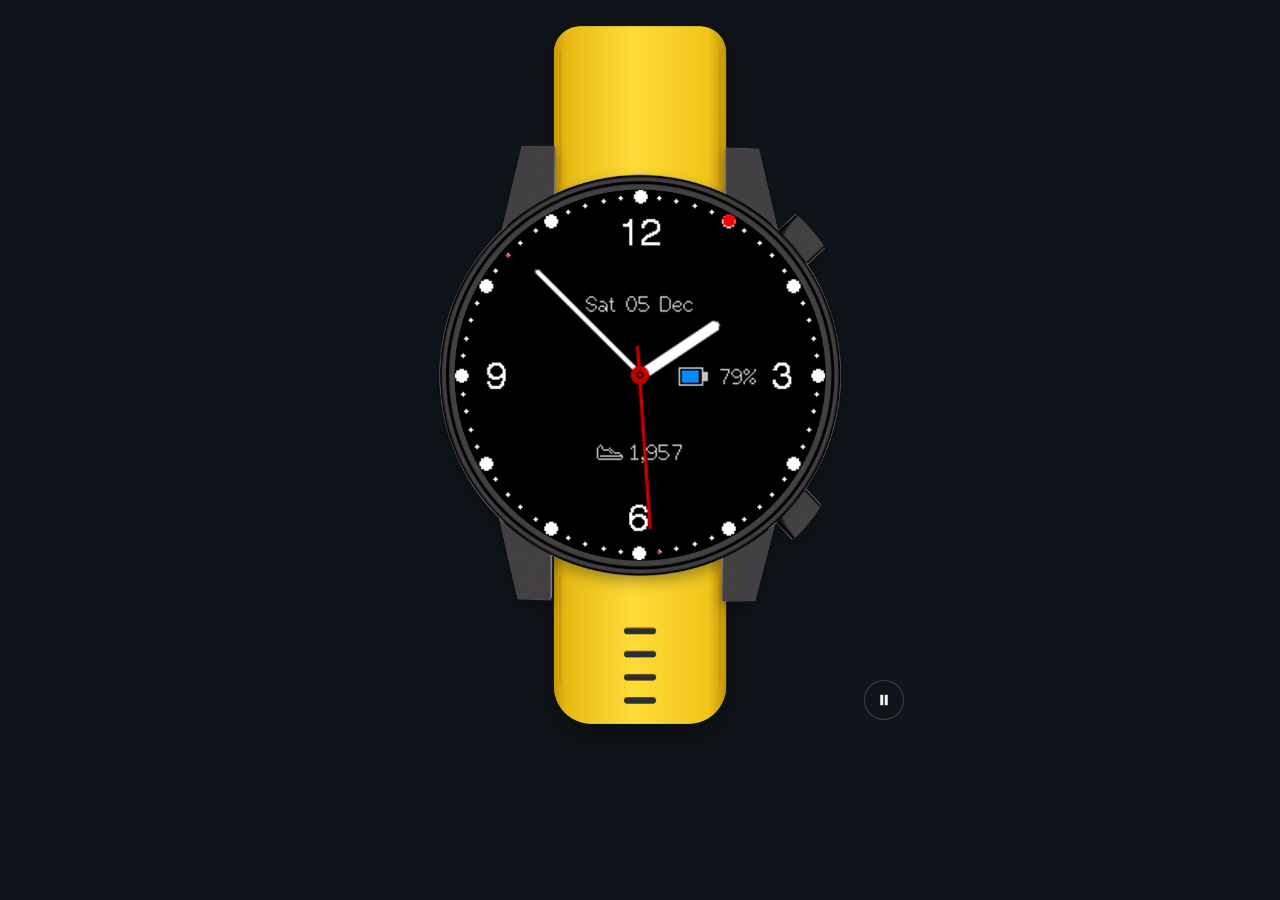
<file: web/watch-demo/index.html>
<!doctype html>
<html lang="en">
<head>
  <meta charset="utf-8">
  <meta name="viewport" content="width=device-width, initial-scale=1">
  <meta name="color-scheme" content="dark light">
  <title>Hacktor Watch · Analog / Digital</title>
  <link rel="stylesheet" href="watch-demo.css">
  <script src="watch-demo.js" defer></script>
</head>
<body>
  <main class="watch-demo" aria-label="Hacktor Watch watchface demonstration">
    <canvas id="watch-canvas" width="960" height="1200" role="img"
      aria-label="Front view of Hacktor Watch showing a working analog face and swiping to its digital face">
      Hacktor Watch cycles between its analog and digital watchfaces.
    </canvas>
    <button id="playback-toggle" class="playback" type="button" aria-label="Pause animation" title="Pause animation">
      <svg viewBox="0 0 24 24" width="18" height="18" fill="currentColor" aria-hidden="true"><path d="M7 5h4v14H7zm6 0h4v14h-4z"/></svg>
    </button>
    <p id="demo-status" class="sr-only" role="status">Loading the watch.</p>
  </main>
</body>
</html>
</file>
<file: web/watch-demo/watch-demo.css>
:root { color-scheme: dark; background: #0f151a; }
* { box-sizing: border-box; }
html, body { margin: 0; width: 100%; min-height: 100%; }
body { display: grid; place-items: center; font-family: system-ui, sans-serif; }
.watch-demo { position: relative; width: min(100%, 600px); aspect-ratio: 4 / 5; }
#watch-canvas { display: block; width: 100%; height: auto; touch-action: pan-y; }
.playback {
  position: absolute; right: 6%; bottom: 4%; display: grid; place-items: center;
  width: 40px; height: 40px; padding: 0; border: 1px solid #ffffff30;
  border-radius: 50%; background: #0f151ac9; color: #f5f3ed; cursor: pointer;
}
.playback:hover { background: #253039; }
.playback:focus-visible { outline: 2px solid #f6d22a; outline-offset: 4px; }
.sr-only { position: absolute; width: 1px; height: 1px; padding: 0; margin: -1px; overflow: hidden; clip: rect(0,0,0,0); white-space: nowrap; border: 0; }
html[data-background="transparent"] { background: transparent; }
html[data-embed="true"] .watch-demo { width: 100%; }
html[data-controls="false"] .playback { display: none; }
</file>
